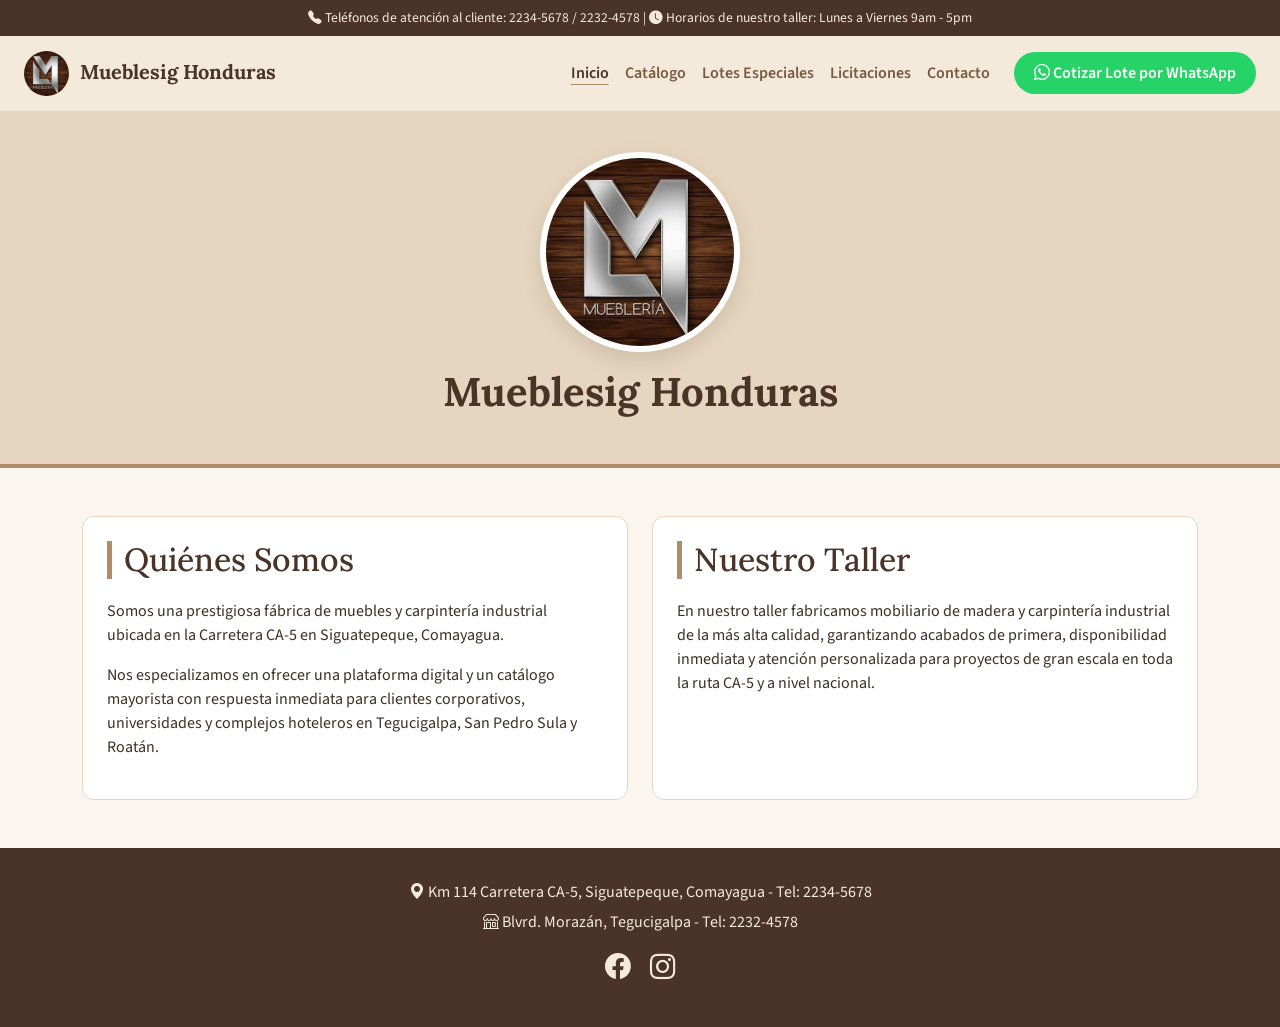
<file: index.html>
<!DOCTYPE html>
<html lang="es">
<head>
    <meta charset="UTF-8">
    <meta name="viewport" content="width=device-width, initial-scale=1.0">
    <title>Mueblesig Honduras</title>
    <link rel="preconnect" href="https://fonts.googleapis.com">
    <link href="https://fonts.googleapis.com/css2?family=Lora:wght@600;700&family=Source+Sans+3:wght@400;600;700&display=swap" rel="stylesheet">
    <link href="https://cdn.jsdelivr.net/npm/bootstrap@5.3.3/dist/css/bootstrap.min.css" rel="stylesheet">
    <link href="https://cdn.jsdelivr.net/npm/bootstrap-icons@1.11.3/font/bootstrap-icons.min.css" rel="stylesheet">
    <link href="css/estilos.css" rel="stylesheet">
</head>
<body>
    <header>
        <p class="barra-superior"><i class="bi bi-telephone-fill"></i> Teléfonos de atención al cliente: 2234-5678 / 2232-4578 | <i class="bi bi-clock-fill"></i> Horarios de nuestro taller: Lunes a Viernes 9am - 5pm</p>

        <nav class="navbar navbar-expand-lg menu-principal">
            <a class="navbar-brand" href="index.html"><img src="img/logo.jfif" alt="Logo de Mueblesig Honduras" width="45" height="45"> Mueblesig Honduras</a>
            <button class="navbar-toggler" type="button" data-bs-toggle="collapse" data-bs-target="#menu" aria-controls="menu" aria-expanded="false" aria-label="Abrir menú">
                <span class="navbar-toggler-icon"></span>
            </button>
            <div class="collapse navbar-collapse" id="menu">
                <ul class="navbar-nav ms-auto">
                    <li class="nav-item"><a class="nav-link active" href="index.html">Inicio</a></li>
                    <li class="nav-item"><a class="nav-link" href="Catalogo.html">Catálogo</a></li>
                    <li class="nav-item"><a class="nav-link" href="LotesEspeciales.html">Lotes Especiales</a></li>
                    <li class="nav-item"><a class="nav-link" href="Licitaciones.html">Licitaciones</a></li>
                    <li class="nav-item"><a class="nav-link" href="Contacto.html">Contacto</a></li>
                </ul>
                <a href="https://wa.me/50422345678" class="btn btn-whatsapp ms-lg-3"><i class="bi bi-whatsapp"></i> Cotizar Lote por WhatsApp</a>
            </div>
        </nav>

        <figure class="logo-portada">
            <img src="img/logo.jfif" alt="Imagen del logo de nuestra Fábrica de muebles" width="200" height="200">
        </figure>

        <h1 class="titulo-pagina portada">Mueblesig Honduras</h1>
    </header>

    <main class="container py-5 grid-dos">
        <section class="caja-blanca p-4">
            <h2 class="titulo-seccion">Quiénes Somos</h2>
            <p>Somos una prestigiosa fábrica de muebles y carpintería industrial ubicada en la Carretera CA-5 en Siguatepeque, Comayagua.</p>
            <p>Nos especializamos en ofrecer una plataforma digital y un catálogo mayorista con respuesta inmediata para clientes corporativos, universidades y complejos hoteleros en Tegucigalpa, San Pedro Sula y Roatán.</p>
        </section>

        <section class="caja-blanca p-4">
            <h2 class="titulo-seccion">Nuestro Taller</h2>
            <p>En nuestro taller fabricamos mobiliario de madera y carpintería industrial de la más alta calidad, garantizando acabados de primera, disponibilidad inmediata y atención personalizada para proyectos de gran escala en toda la ruta CA-5 y a nivel nacional.</p>
        </section>
    </main>

    <footer class="pie-pagina">
        <p><i class="bi bi-geo-alt-fill"></i> Km 114 Carretera CA-5, Siguatepeque, Comayagua - Tel: 2234-5678</p>
        <p><i class="bi bi-shop"></i> Blvrd. Morazán, Tegucigalpa - Tel: 2232-4578</p>
        <a href="https://facebook.com" class="red-social" aria-label="Facebook"><i class="bi bi-facebook"></i></a>
        <a href="https://instagram.com" class="red-social" aria-label="Instagram"><i class="bi bi-instagram"></i></a>
    </footer>

    <script src="https://cdn.jsdelivr.net/npm/bootstrap@5.3.3/dist/js/bootstrap.bundle.min.js"></script>
</body>
</html>
</file>
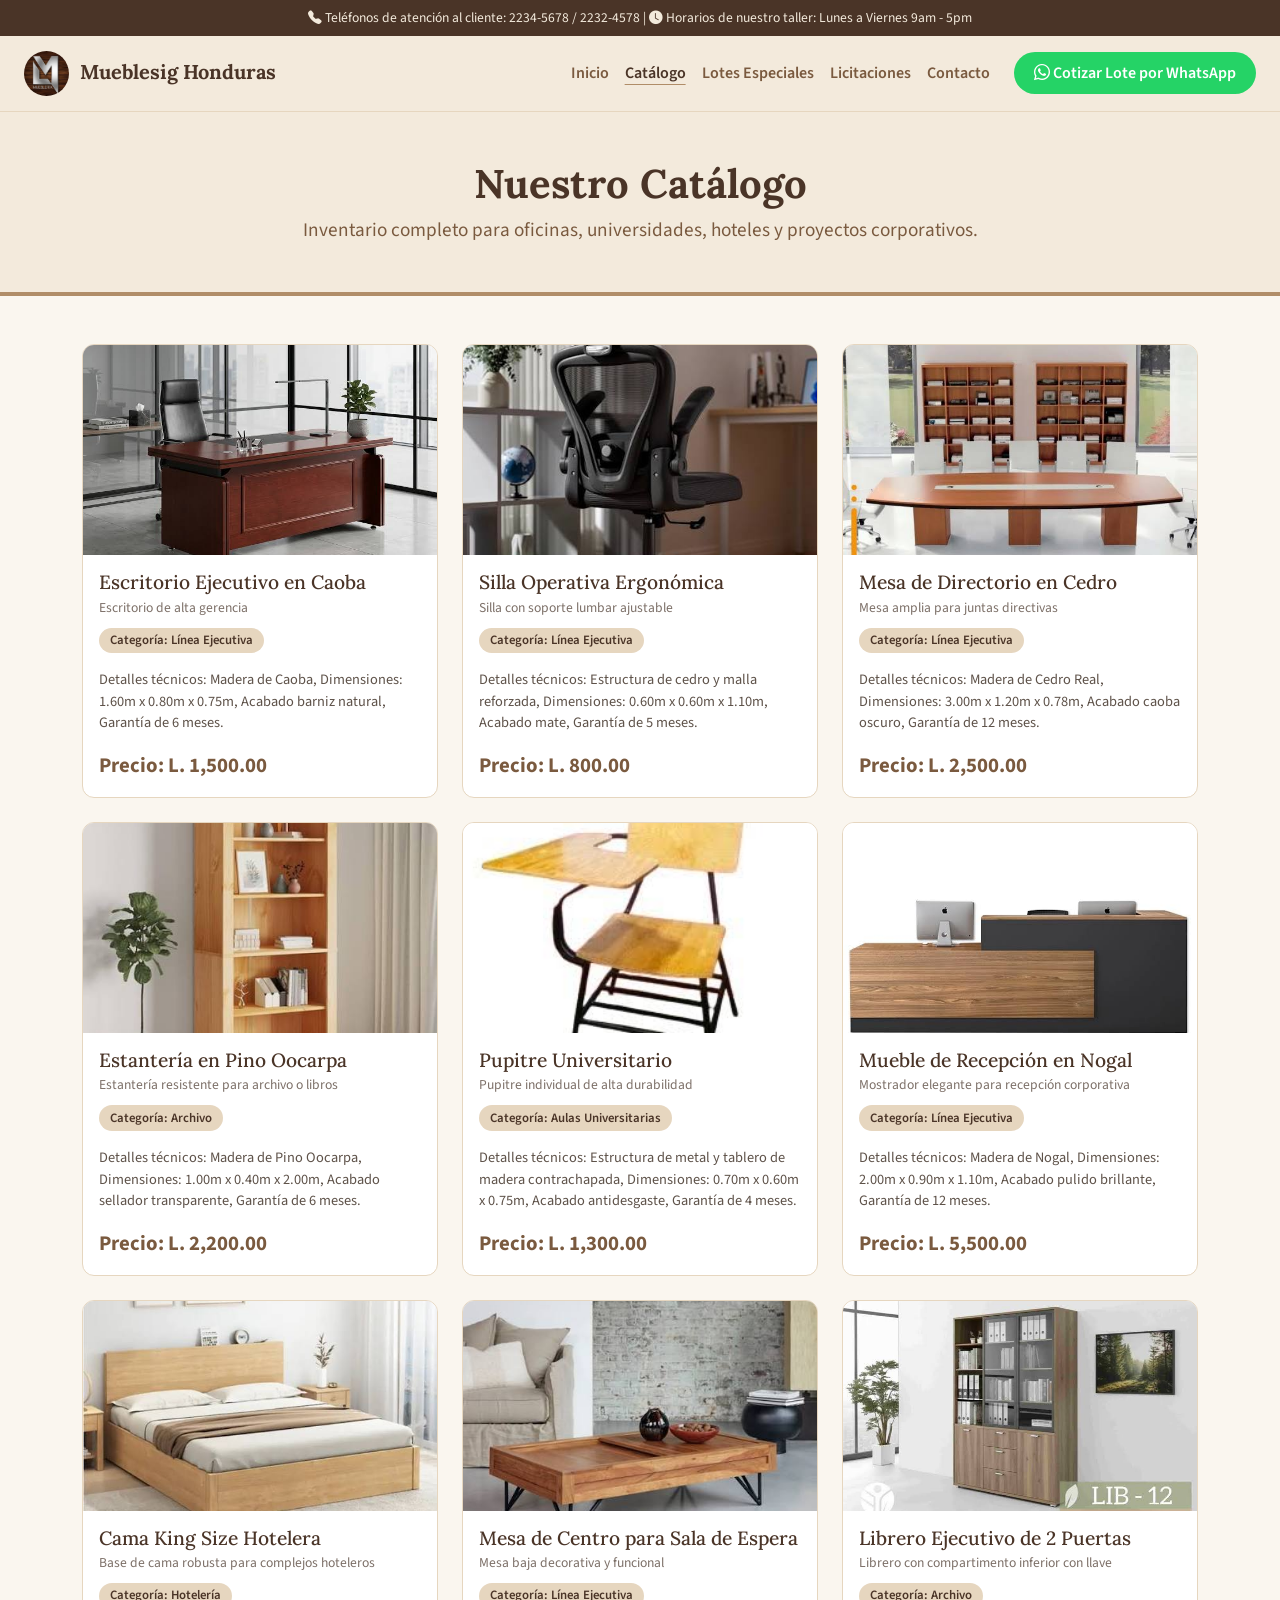
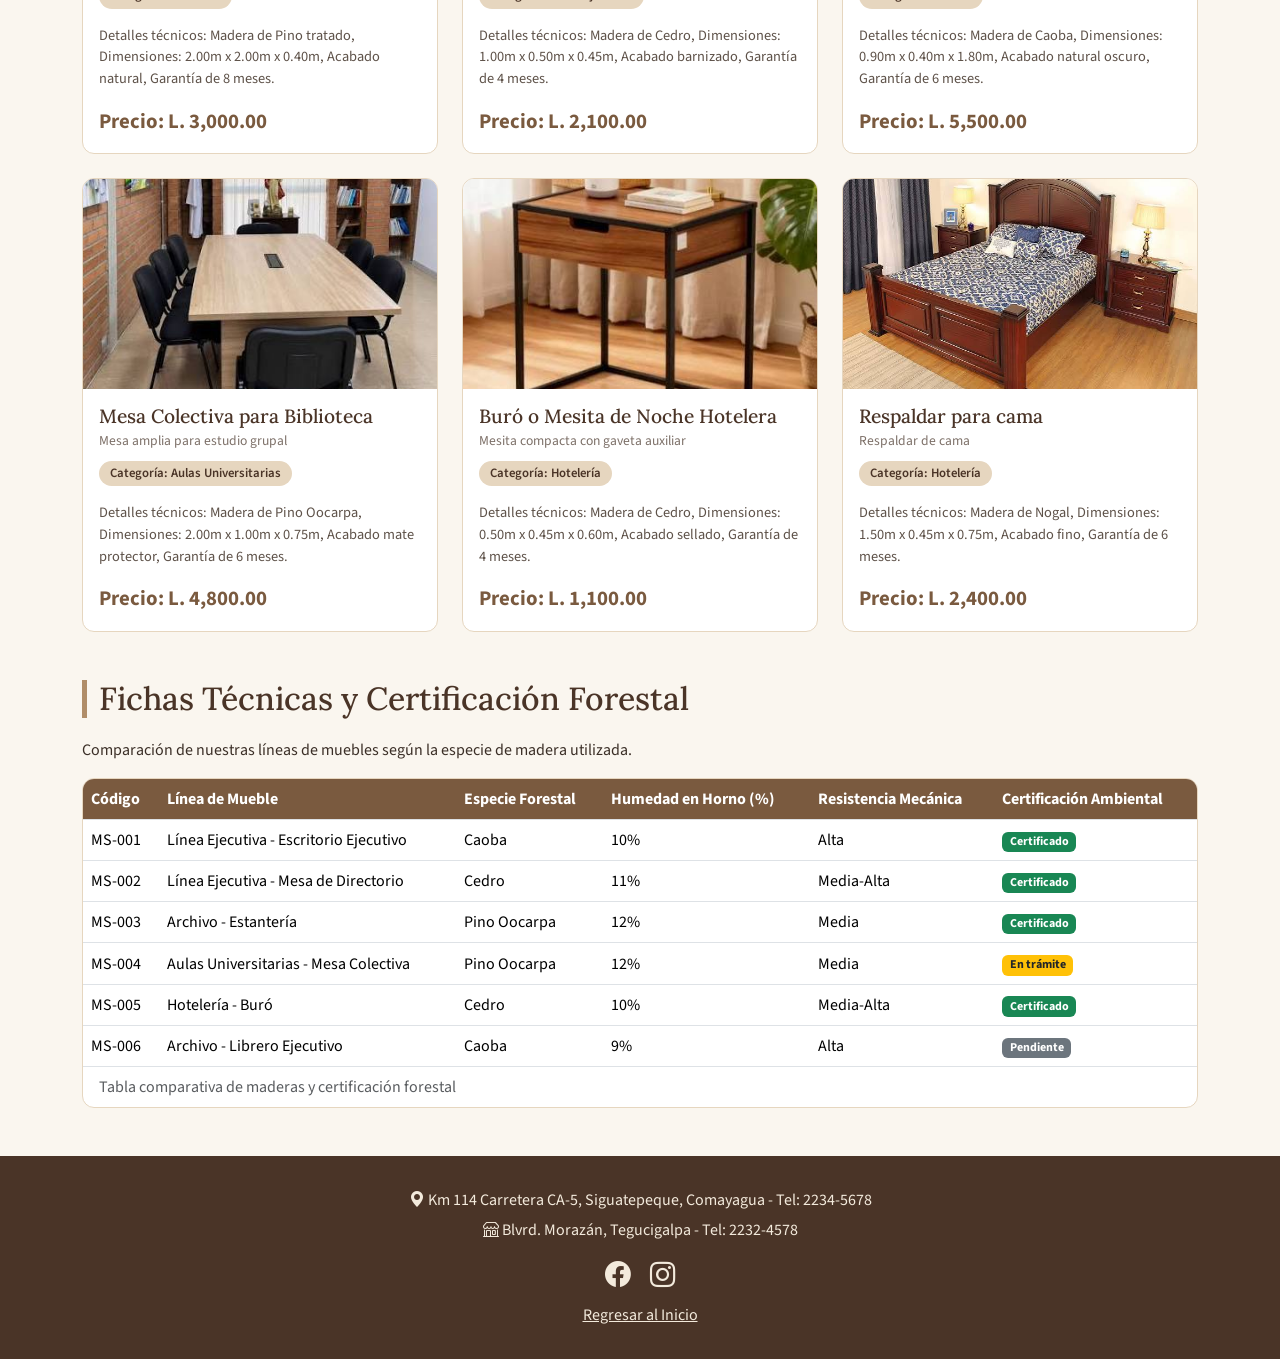
<file: Catalogo.html>
<!DOCTYPE html>
<html lang="es">
<head>
    <meta charset="UTF-8">
    <meta name="viewport" content="width=device-width, initial-scale=1.0">
    <title>Catálogo - Mueblesig Honduras</title>
    <link rel="preconnect" href="https://fonts.googleapis.com">
    <link href="https://fonts.googleapis.com/css2?family=Lora:wght@600;700&family=Source+Sans+3:wght@400;600;700&display=swap" rel="stylesheet">
    <link href="https://cdn.jsdelivr.net/npm/bootstrap@5.3.3/dist/css/bootstrap.min.css" rel="stylesheet">
    <link href="https://cdn.jsdelivr.net/npm/bootstrap-icons@1.11.3/font/bootstrap-icons.min.css" rel="stylesheet">
    <link href="css/estilos.css" rel="stylesheet">
</head>
<body>
    <header>
        <p class="barra-superior"><i class="bi bi-telephone-fill"></i> Teléfonos de atención al cliente: 2234-5678 / 2232-4578 | <i class="bi bi-clock-fill"></i> Horarios de nuestro taller: Lunes a Viernes 9am - 5pm</p>

        <nav class="navbar navbar-expand-lg menu-principal">
            <a class="navbar-brand" href="index.html"><img src="img/logo.jfif" alt="Logo de Mueblesig Honduras" width="45" height="45"> Mueblesig Honduras</a>
            <button class="navbar-toggler" type="button" data-bs-toggle="collapse" data-bs-target="#menu" aria-controls="menu" aria-expanded="false" aria-label="Abrir menú">
                <span class="navbar-toggler-icon"></span>
            </button>
            <div class="collapse navbar-collapse" id="menu">
                <ul class="navbar-nav ms-auto">
                    <li class="nav-item"><a class="nav-link" href="index.html">Inicio</a></li>
                    <li class="nav-item"><a class="nav-link active" href="Catalogo.html">Catálogo</a></li>
                    <li class="nav-item"><a class="nav-link" href="LotesEspeciales.html">Lotes Especiales</a></li>
                    <li class="nav-item"><a class="nav-link" href="Licitaciones.html">Licitaciones</a></li>
                    <li class="nav-item"><a class="nav-link" href="Contacto.html">Contacto</a></li>
                </ul>
                <a href="https://wa.me/50422345678" class="btn btn-whatsapp ms-lg-3"><i class="bi bi-whatsapp"></i> Cotizar Lote por WhatsApp</a>
            </div>
        </nav>

        <h1 class="titulo-pagina">Nuestro Catálogo</h1>
        <p class="subtitulo-pagina">Inventario completo para oficinas, universidades, hoteles y proyectos corporativos.</p>
    </header>

    <main class="container py-5">
        <section id="Productos" class="grid-productos">
            <article id="001" class="card tarjeta">
                <h2>Escritorio Ejecutivo en Caoba</h2>
                <figure>
                    <img src="img/escritorio.jfif" alt="Escritorio Ejecutivo en Caoba" width="200" height="200">
                    <figcaption>Escritorio de alta gerencia</figcaption>
                </figure>
                <p class="categoria">Categoría: Línea Ejecutiva</p>
                <p class="precio">Precio: L. 1,500.00</p>
                <p class="detalles">Detalles técnicos: Madera de Caoba, Dimensiones: 1.60m x 0.80m x 0.75m, Acabado barniz natural, Garantía de 6 meses.</p>
            </article>

            <article id="002" class="card tarjeta">
                <h2>Silla Operativa Ergonómica</h2>
                <figure>
                    <img src="img/silla.cedro.jfif" alt="Silla Operativa Ergonómica" width="200" height="200">
                    <figcaption>Silla con soporte lumbar ajustable</figcaption>
                </figure>
                <p class="categoria">Categoría: Línea Ejecutiva</p>
                <p class="precio">Precio: L. 800.00</p>
                <p class="detalles">Detalles técnicos: Estructura de cedro y malla reforzada, Dimensiones: 0.60m x 0.60m x 1.10m, Acabado mate, Garantía de 5 meses.</p>
            </article>

            <article id="003" class="card tarjeta">
                <h2>Mesa de Directorio en Cedro</h2>
                <figure>
                    <img src="img/mesareu.jfif" alt="Mesa de Directorio en Cedro" width="200" height="200">
                    <figcaption>Mesa amplia para juntas directivas</figcaption>
                </figure>
                <p class="categoria">Categoría: Línea Ejecutiva</p>
                <p class="precio">Precio: L. 2,500.00</p>
                <p class="detalles">Detalles técnicos: Madera de Cedro Real, Dimensiones: 3.00m x 1.20m x 0.78m, Acabado caoba oscuro, Garantía de 12 meses.</p>
            </article>

            <article id="004" class="card tarjeta">
                <h2>Estantería en Pino Oocarpa</h2>
                <figure>
                    <img src="img/estanteria.jfif" alt="Estantería en Pino Oocarpa" width="200" height="200">
                    <figcaption>Estantería resistente para archivo o libros</figcaption>
                </figure>
                <p class="categoria">Categoría: Archivo</p>
                <p class="precio">Precio: L. 2,200.00</p>
                <p class="detalles">Detalles técnicos: Madera de Pino Oocarpa, Dimensiones: 1.00m x 0.40m x 2.00m, Acabado sellador transparente, Garantía de 6 meses.</p>
            </article>

            <article id="005" class="card tarjeta">
                <h2>Pupitre Universitario</h2>
                <figure>
                    <img src="img/pupitre.jfif" alt="Pupitre Universitario" width="200" height="200">
                    <figcaption>Pupitre individual de alta durabilidad</figcaption>
                </figure>
                <p class="categoria">Categoría: Aulas Universitarias</p>
                <p class="precio">Precio: L. 1,300.00</p>
                <p class="detalles">Detalles técnicos: Estructura de metal y tablero de madera contrachapada, Dimensiones: 0.70m x 0.60m x 0.75m, Acabado antidesgaste, Garantía de 4 meses.</p>
            </article>

            <article id="006" class="card tarjeta">
                <h2>Mueble de Recepción en Nogal</h2>
                <figure>
                    <img src="img/recepcion.jfif" alt="Mueble de Recepción en Nogal" width="200" height="200">
                    <figcaption>Mostrador elegante para recepción corporativa</figcaption>
                </figure>
                <p class="categoria">Categoría: Línea Ejecutiva</p>
                <p class="precio">Precio: L. 5,500.00</p>
                <p class="detalles">Detalles técnicos: Madera de Nogal, Dimensiones: 2.00m x 0.90m x 1.10m, Acabado pulido brillante, Garantía de 12 meses.</p>
            </article>

            <article id="007" class="card tarjeta">
                <h2>Cama King Size Hotelera</h2>
                <figure>
                    <img src="img/base.jfif" alt="Cama King Size Hotelera" width="200" height="200">
                    <figcaption>Base de cama robusta para complejos hoteleros</figcaption>
                </figure>
                <p class="categoria">Categoría: Hotelería</p>
                <p class="precio">Precio: L. 3,000.00</p>
                <p class="detalles">Detalles técnicos: Madera de Pino tratado, Dimensiones: 2.00m x 2.00m x 0.40m, Acabado natural, Garantía de 8 meses.</p>
            </article>

            <article id="008" class="card tarjeta">
                <h2>Mesa de Centro para Sala de Espera</h2>
                <figure>
                    <img src="img/mesacentro.jfif" alt="Mesa de Centro" width="200" height="200">
                    <figcaption>Mesa baja decorativa y funcional</figcaption>
                </figure>
                <p class="categoria">Categoría: Línea Ejecutiva</p>
                <p class="precio">Precio: L. 2,100.00</p>
                <p class="detalles">Detalles técnicos: Madera de Cedro, Dimensiones: 1.00m x 0.50m x 0.45m, Acabado barnizado, Garantía de 4 meses.</p>
            </article>

            <article id="009" class="card tarjeta">
                <h2>Librero Ejecutivo de 2 Puertas</h2>
                <figure>
                    <img src="img/librero.jfif" alt="Librero Ejecutivo" width="200" height="200">
                    <figcaption>Librero con compartimento inferior con llave</figcaption>
                </figure>
                <p class="categoria">Categoría: Archivo</p>
                <p class="precio">Precio: L. 5,500.00</p>
                <p class="detalles">Detalles técnicos: Madera de Caoba, Dimensiones: 0.90m x 0.40m x 1.80m, Acabado natural oscuro, Garantía de 6 meses.</p>
            </article>

            <article id="010" class="card tarjeta">
                <h2>Mesa Colectiva para Biblioteca</h2>
                <figure>
                    <img src="img/mesaamplia.jfif" alt="Mesa Colectiva" width="200" height="200">
                    <figcaption>Mesa amplia para estudio grupal</figcaption>
                </figure>
                <p class="categoria">Categoría: Aulas Universitarias</p>
                <p class="precio">Precio: L. 4,800.00</p>
                <p class="detalles">Detalles técnicos: Madera de Pino Oocarpa, Dimensiones: 2.00m x 1.00m x 0.75m, Acabado mate protector, Garantía de 6 meses.</p>
            </article>

            <article id="011" class="card tarjeta">
                <h2>Buró o Mesita de Noche Hotelera</h2>
                <figure>
                    <img src="img/buro.jfif" alt="Buró Hotelero" width="200" height="200">
                    <figcaption>Mesita compacta con gaveta auxiliar</figcaption>
                </figure>
                <p class="categoria">Categoría: Hotelería</p>
                <p class="precio">Precio: L. 1,100.00</p>
                <p class="detalles">Detalles técnicos: Madera de Cedro, Dimensiones: 0.50m x 0.45m x 0.60m, Acabado sellado, Garantía de 4 meses.</p>
            </article>

            <article id="012" class="card tarjeta">
                <h2>Respaldar para cama</h2>
                <figure>
                    <img src="img/respaldar.jfif" alt="Respaldar para cama" width="200" height="200">
                    <figcaption>Respaldar de cama</figcaption>
                </figure>
                <p class="categoria">Categoría: Hotelería</p>
                <p class="precio">Precio: L. 2,400.00</p>
                <p class="detalles">Detalles técnicos: Madera de Nogal, Dimensiones: 1.50m x 0.45m x 0.75m, Acabado fino, Garantía de 6 meses.</p>
            </article>
        </section>

        <section id="FichasTecnicas" class="mt-5">
            <h2 class="titulo-seccion">Fichas Técnicas y Certificación Forestal</h2>
            <p>Comparación de nuestras líneas de muebles según la especie de madera utilizada.</p>

            <div id="contenedorTabla" class="table-responsive caja-blanca">
                <table class="table table-hover align-middle mb-0 tabla-fichas">
                    <caption class="px-3">Tabla comparativa de maderas y certificación forestal</caption>
                    <thead>
                        <tr>
                            <th>Código</th>
                            <th>Línea de Mueble</th>
                            <th>Especie Forestal</th>
                            <th>Humedad en Horno (%)</th>
                            <th>Resistencia Mecánica</th>
                            <th>Certificación Ambiental</th>
                        </tr>
                    </thead>
                    <tbody>
                        <tr>
                            <td>MS-001</td>
                            <td>Línea Ejecutiva - Escritorio Ejecutivo</td>
                            <td>Caoba</td>
                            <td>10%</td>
                            <td>Alta</td>
                            <td><span class="badge bg-success">Certificado</span></td>
                        </tr>
                        <tr>
                            <td>MS-002</td>
                            <td>Línea Ejecutiva - Mesa de Directorio</td>
                            <td>Cedro</td>
                            <td>11%</td>
                            <td>Media-Alta</td>
                            <td><span class="badge bg-success">Certificado</span></td>
                        </tr>
                        <tr>
                            <td>MS-003</td>
                            <td>Archivo - Estantería</td>
                            <td>Pino Oocarpa</td>
                            <td>12%</td>
                            <td>Media</td>
                            <td><span class="badge bg-success">Certificado</span></td>
                        </tr>
                        <tr>
                            <td>MS-004</td>
                            <td>Aulas Universitarias - Mesa Colectiva</td>
                            <td>Pino Oocarpa</td>
                            <td>12%</td>
                            <td>Media</td>
                            <td><span class="badge bg-warning text-dark">En trámite</span></td>
                        </tr>
                        <tr>
                            <td>MS-005</td>
                            <td>Hotelería - Buró</td>
                            <td>Cedro</td>
                            <td>10%</td>
                            <td>Media-Alta</td>
                            <td><span class="badge bg-success">Certificado</span></td>
                        </tr>
                        <tr>
                            <td>MS-006</td>
                            <td>Archivo - Librero Ejecutivo</td>
                            <td>Caoba</td>
                            <td>9%</td>
                            <td>Alta</td>
                            <td><span class="badge bg-secondary">Pendiente</span></td>
                        </tr>
                    </tbody>
                </table>
            </div>
        </section>
    </main>

    <footer class="pie-pagina">
        <p><i class="bi bi-geo-alt-fill"></i> Km 114 Carretera CA-5, Siguatepeque, Comayagua - Tel: 2234-5678</p>
        <p><i class="bi bi-shop"></i> Blvrd. Morazán, Tegucigalpa - Tel: 2232-4578</p>
        <a href="https://facebook.com" class="red-social" aria-label="Facebook"><i class="bi bi-facebook"></i></a>
        <a href="https://instagram.com" class="red-social" aria-label="Instagram"><i class="bi bi-instagram"></i></a>
        <br>
        <a href="index.html">Regresar al Inicio</a>
    </footer>

    <script src="https://cdn.jsdelivr.net/npm/bootstrap@5.3.3/dist/js/bootstrap.bundle.min.js"></script>
</body>
</html>
</file>
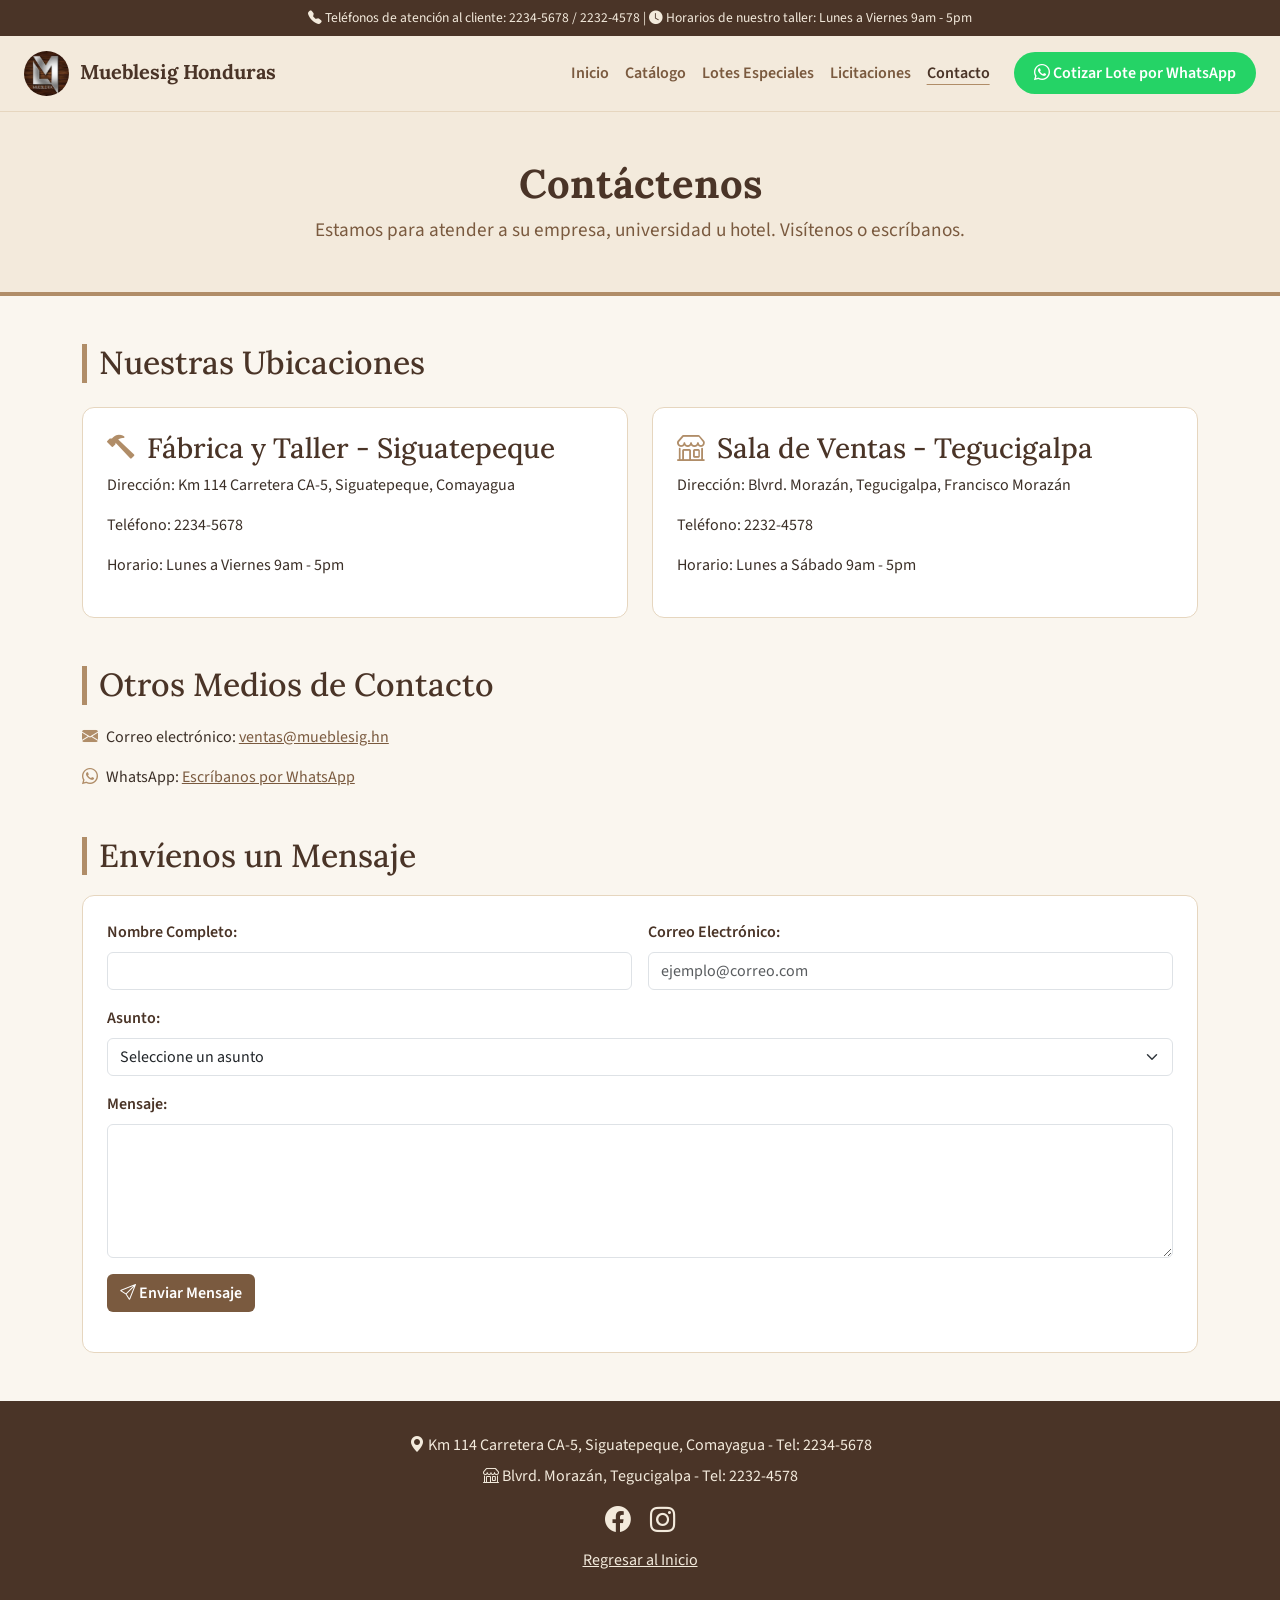
<file: Contacto.html>
<!DOCTYPE html>
<html lang="es">
<head>
    <meta charset="UTF-8">
    <meta name="viewport" content="width=device-width, initial-scale=1.0">
    <title>Contacto - Mueblesig Honduras</title>
    <link rel="preconnect" href="https://fonts.googleapis.com">
    <link href="https://fonts.googleapis.com/css2?family=Lora:wght@600;700&family=Source+Sans+3:wght@400;600;700&display=swap" rel="stylesheet">
    <link href="https://cdn.jsdelivr.net/npm/bootstrap@5.3.3/dist/css/bootstrap.min.css" rel="stylesheet">
    <link href="https://cdn.jsdelivr.net/npm/bootstrap-icons@1.11.3/font/bootstrap-icons.min.css" rel="stylesheet">
    <link href="css/estilos.css" rel="stylesheet">
</head>
<body>
    <header>
        <p class="barra-superior"><i class="bi bi-telephone-fill"></i> Teléfonos de atención al cliente: 2234-5678 / 2232-4578 | <i class="bi bi-clock-fill"></i> Horarios de nuestro taller: Lunes a Viernes 9am - 5pm</p>

        <nav class="navbar navbar-expand-lg menu-principal">
            <a class="navbar-brand" href="index.html"><img src="img/logo.jfif" alt="Logo de Mueblesig Honduras" width="45" height="45"> Mueblesig Honduras</a>
            <button class="navbar-toggler" type="button" data-bs-toggle="collapse" data-bs-target="#menu" aria-controls="menu" aria-expanded="false" aria-label="Abrir menú">
                <span class="navbar-toggler-icon"></span>
            </button>
            <div class="collapse navbar-collapse" id="menu">
                <ul class="navbar-nav ms-auto">
                    <li class="nav-item"><a class="nav-link" href="index.html">Inicio</a></li>
                    <li class="nav-item"><a class="nav-link" href="Catalogo.html">Catálogo</a></li>
                    <li class="nav-item"><a class="nav-link" href="LotesEspeciales.html">Lotes Especiales</a></li>
                    <li class="nav-item"><a class="nav-link" href="Licitaciones.html">Licitaciones</a></li>
                    <li class="nav-item"><a class="nav-link active" href="Contacto.html">Contacto</a></li>
                </ul>
                <a href="https://wa.me/50422345678" class="btn btn-whatsapp ms-lg-3"><i class="bi bi-whatsapp"></i> Cotizar Lote por WhatsApp</a>
            </div>
        </nav>

        <h1 class="titulo-pagina">Contáctenos</h1>
        <p class="subtitulo-pagina">Estamos para atender a su empresa, universidad u hotel. Visítenos o escríbanos.</p>
    </header>

    <main class="container py-5">
        <section id="Ubicaciones" class="grid-dos">
            <h2 class="titulo-seccion">Nuestras Ubicaciones</h2>

            <article class="caja-blanca p-4">
                <h3><i class="bi bi-hammer icono-contacto"></i> Fábrica y Taller - Siguatepeque</h3>
                <p>Dirección: Km 114 Carretera CA-5, Siguatepeque, Comayagua</p>
                <p>Teléfono: 2234-5678</p>
                <p>Horario: Lunes a Viernes 9am - 5pm</p>
            </article>

            <article class="caja-blanca p-4">
                <h3><i class="bi bi-shop icono-contacto"></i> Sala de Ventas - Tegucigalpa</h3>
                <p>Dirección: Blvrd. Morazán, Tegucigalpa, Francisco Morazán</p>
                <p>Teléfono: 2232-4578</p>
                <p>Horario: Lunes a Sábado 9am - 5pm</p>
            </article>
        </section>

        <section id="OtrosMedios" class="mt-5">
            <h2 class="titulo-seccion">Otros Medios de Contacto</h2>
            <p><i class="bi bi-envelope-fill icono-contacto"></i> Correo electrónico: <a href="mailto:ventas@mueblesig.hn">ventas@mueblesig.hn</a></p>
            <p><i class="bi bi-whatsapp icono-contacto"></i> WhatsApp: <a href="https://wa.me/50422345678">Escríbanos por WhatsApp</a></p>
        </section>

        <section id="Mensaje" class="mt-5">
            <h2 class="titulo-seccion">Envíenos un Mensaje</h2>
            <form class="caja-blanca p-4 form-grid" action="https://mueblesig.hn/api/Contacto" method="POST" enctype="multipart/form-data">
                <p>
                    <label for="nombreContacto" class="form-label">Nombre Completo:</label>
                    <input type="text" id="nombreContacto" name="nombre" class="form-control" required>
                </p>

                <p>
                    <label for="correoContacto" class="form-label">Correo Electrónico:</label>
                    <input type="email" id="correoContacto" name="correo" placeholder="ejemplo@correo.com" class="form-control" required>
                </p>

                <p class="completo">
                    <label for="asunto" class="form-label">Asunto:</label>
                    <select id="asunto" name="asunto" class="form-select" required>
                        <option value="">Seleccione un asunto</option>
                        <option value="informacion">Información de productos</option>
                        <option value="pedido">Estado de un pedido</option>
                        <option value="garantia">Garantía</option>
                        <option value="otro">Otro</option>
                    </select>
                </p>

                <p class="completo">
                    <label for="mensaje" class="form-label">Mensaje:</label>
                    <textarea id="mensaje" name="mensaje" rows="5" class="form-control" required></textarea>
                </p>

                <p class="completo">
                    <button type="submit" class="btn btn-cafe"><i class="bi bi-send"></i> Enviar Mensaje</button>
                </p>
            </form>
        </section>
    </main>

    <footer class="pie-pagina">
        <p><i class="bi bi-geo-alt-fill"></i> Km 114 Carretera CA-5, Siguatepeque, Comayagua - Tel: 2234-5678</p>
        <p><i class="bi bi-shop"></i> Blvrd. Morazán, Tegucigalpa - Tel: 2232-4578</p>
        <a href="https://facebook.com" class="red-social" aria-label="Facebook"><i class="bi bi-facebook"></i></a>
        <a href="https://instagram.com" class="red-social" aria-label="Instagram"><i class="bi bi-instagram"></i></a>
        <br>
        <a href="index.html">Regresar al Inicio</a>
    </footer>

    <script src="https://cdn.jsdelivr.net/npm/bootstrap@5.3.3/dist/js/bootstrap.bundle.min.js"></script>
</body>
</html>
</file>
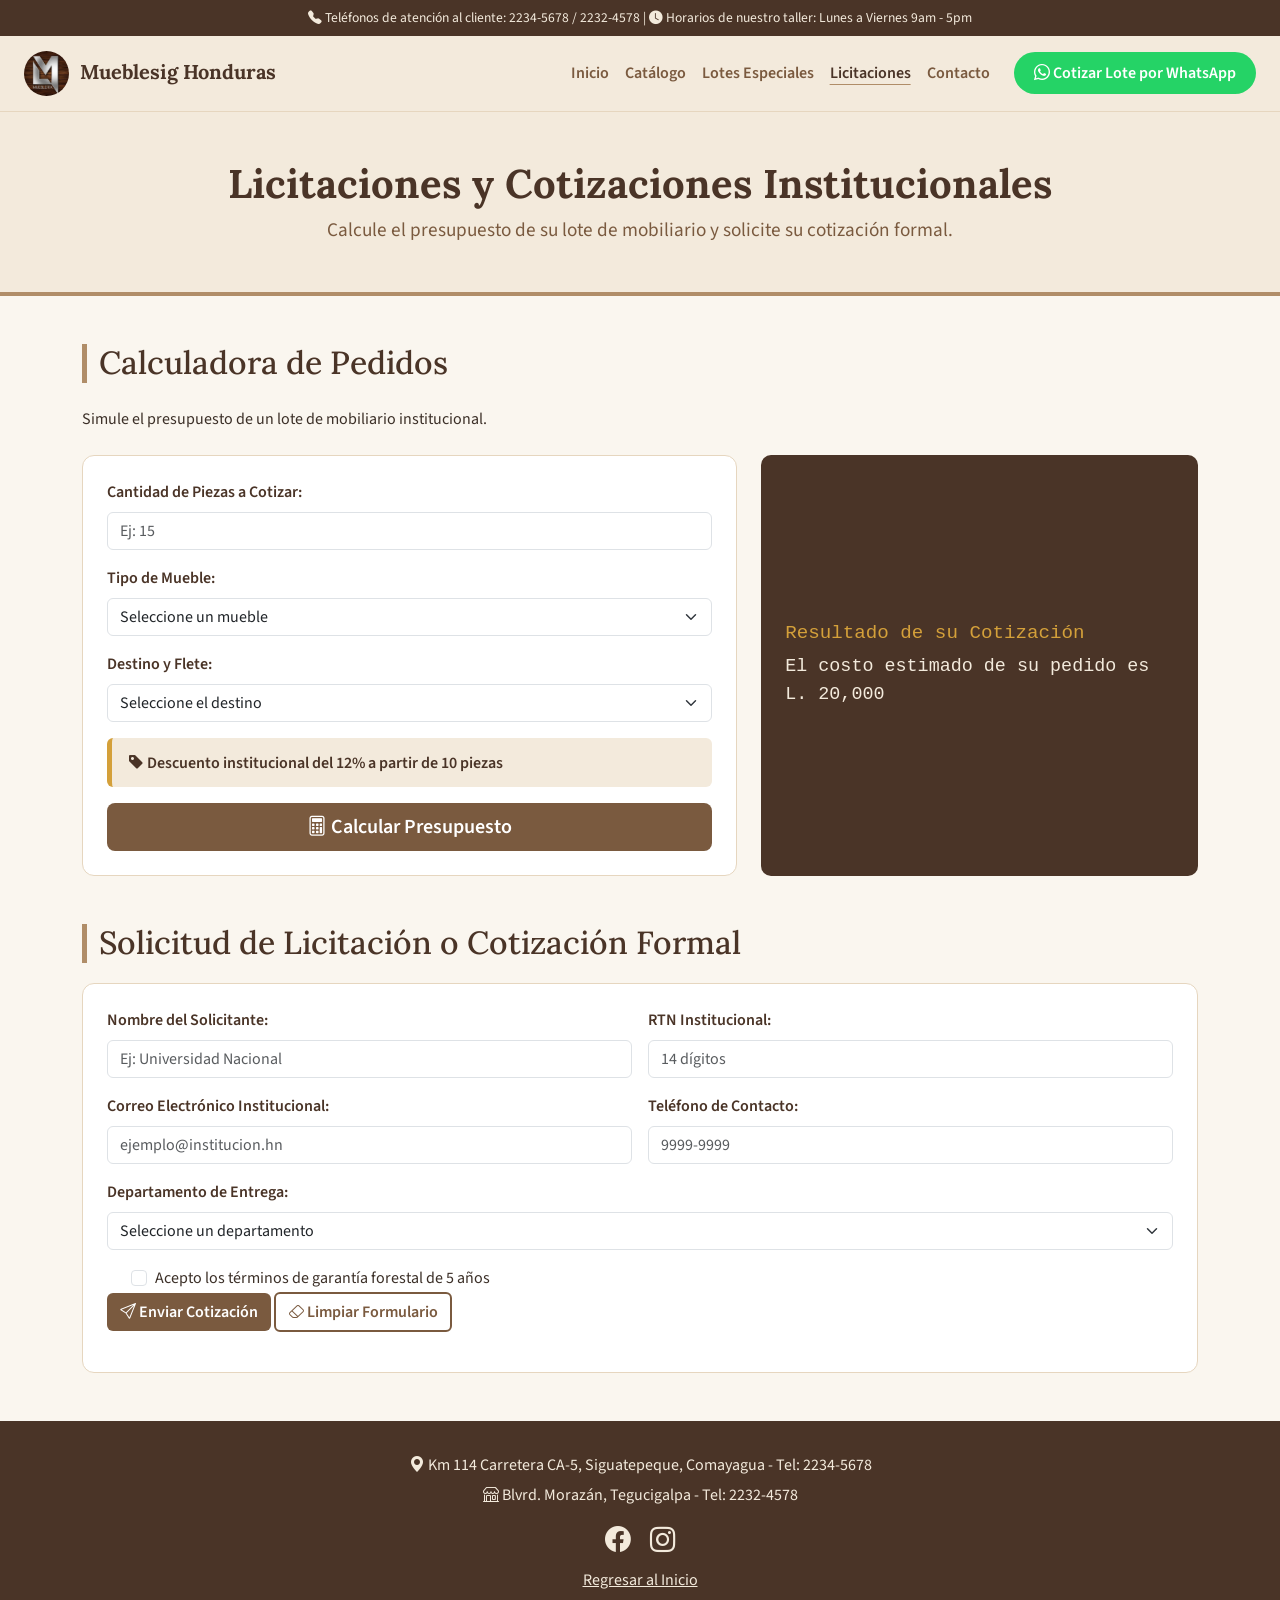
<file: Licitaciones.html>
<!DOCTYPE html>
<html lang="es">
<head>
    <meta charset="UTF-8">
    <meta name="viewport" content="width=device-width, initial-scale=1.0">
    <title>Licitaciones - Mueblesig Honduras</title>
    <link rel="preconnect" href="https://fonts.googleapis.com">
    <link href="https://fonts.googleapis.com/css2?family=Lora:wght@600;700&family=Source+Sans+3:wght@400;600;700&display=swap" rel="stylesheet">
    <link href="https://cdn.jsdelivr.net/npm/bootstrap@5.3.3/dist/css/bootstrap.min.css" rel="stylesheet">
    <link href="https://cdn.jsdelivr.net/npm/bootstrap-icons@1.11.3/font/bootstrap-icons.min.css" rel="stylesheet">
    <link href="css/estilos.css" rel="stylesheet">
</head>
<body>
    <header>
        <p class="barra-superior"><i class="bi bi-telephone-fill"></i> Teléfonos de atención al cliente: 2234-5678 / 2232-4578 | <i class="bi bi-clock-fill"></i> Horarios de nuestro taller: Lunes a Viernes 9am - 5pm</p>

        <nav class="navbar navbar-expand-lg menu-principal">
            <a class="navbar-brand" href="index.html"><img src="img/logo.jfif" alt="Logo de Mueblesig Honduras" width="45" height="45"> Mueblesig Honduras</a>
            <button class="navbar-toggler" type="button" data-bs-toggle="collapse" data-bs-target="#menu" aria-controls="menu" aria-expanded="false" aria-label="Abrir menú">
                <span class="navbar-toggler-icon"></span>
            </button>
            <div class="collapse navbar-collapse" id="menu">
                <ul class="navbar-nav ms-auto">
                    <li class="nav-item"><a class="nav-link" href="index.html">Inicio</a></li>
                    <li class="nav-item"><a class="nav-link" href="Catalogo.html">Catálogo</a></li>
                    <li class="nav-item"><a class="nav-link" href="LotesEspeciales.html">Lotes Especiales</a></li>
                    <li class="nav-item"><a class="nav-link active" href="Licitaciones.html">Licitaciones</a></li>
                    <li class="nav-item"><a class="nav-link" href="Contacto.html">Contacto</a></li>
                </ul>
                <a href="https://wa.me/50422345678" class="btn btn-whatsapp ms-lg-3"><i class="bi bi-whatsapp"></i> Cotizar Lote por WhatsApp</a>
            </div>
        </nav>

        <h1 class="titulo-pagina">Licitaciones y Cotizaciones Institucionales</h1>
        <p class="subtitulo-pagina">Calcule el presupuesto de su lote de mobiliario y solicite su cotización formal.</p>
    </header>

    <main class="container py-5">
        <section id="Calculadora" class="calculadora">
            <h2 class="titulo-seccion">Calculadora de Pedidos</h2>
            <p>Simule el presupuesto de un lote de mobiliario institucional.</p>
            <form class="caja-blanca p-4" action="https://calculadoradepedidos.hn/api/cotización" method="POST" enctype="multipart/form-data">
                <p>
                    <label for="cantidad" class="form-label">Cantidad de Piezas a Cotizar:</label>
                    <input type="number" id="cantidad" name="cantidad" min="1" placeholder="Ej: 15" class="form-control">
                </p>

                <p>
                    <label for="mueble" class="form-label">Tipo de Mueble:</label>
                    <select id="mueble" name="mueble" class="form-select">
                        <option value="">Seleccione un mueble</option>
                        <option value="1290">Pupitre Universitario - L. 1,300</option>
                        <option value="4800">Silla Ergonómica Operativa - L. 800</option>
                        <option value="24500">Escritorio Ejecutivo en Caoba - L. 1,500</option>
                        <option value="39900">Mesa de Directorio en Cedro - L. 2,500</option>
                    </select>
                </p>

                <p>
                    <label for="destino" class="form-label">Destino y Flete:</label>
                    <select id="destino" name="destino" class="form-select">
                        <option value="">Seleccione el destino</option>
                        <option value="300">Siguatepeque/Comayagua - Flete: L. 300</option>
                        <option value="1000">Tegucigalpa o SPS - Flete: L. 1,000</option>
                        <option value="3500">Roatán/Islas de la Bahía - Flete: L. 3,500</option>
                    </select>
                </p>

                <p class="insignia-descuento"><i class="bi bi-tag-fill"></i> Descuento institucional del 12% a partir de 10 piezas</p>

                <button type="button" class="btn btn-cafe btn-lg w-100"><i class="bi bi-calculator"></i> Calcular Presupuesto</button>
            </form>

            <div id="resultado" class="panel-resultado">
                <h3>Resultado de su Cotización</h3>
                <p>El costo estimado de su pedido es L. 20,000</p>
            </div>
        </section>

        <section id="Licitacion" class="mt-5">
            <h2 class="titulo-seccion">Solicitud de Licitación o Cotización Formal</h2>
            <form class="caja-blanca p-4 form-grid" action="https://mueblesig.hn/api/licitaciones" method="POST" enctype="multipart/form-data">
                <p>
                    <label for="nombre" class="form-label">Nombre del Solicitante:</label>
                    <input type="text" id="nombre" name="nombre" placeholder="Ej: Universidad Nacional" class="form-control" required>
                </p>

                <p>
                    <label for="rtn" class="form-label">RTN Institucional:</label>
                    <input type="text" id="rtn" name="rtn" pattern="[0-9]{14}" minlength="14" maxlength="14" placeholder="14 dígitos" title="El RTN debe tener exactamente 14 dígitos numéricos" class="form-control" required>
                </p>

                <p>
                    <label for="correo" class="form-label">Correo Electrónico Institucional:</label>
                    <input type="email" id="correo" name="correo" placeholder="ejemplo@institucion.hn" class="form-control" required>
                </p>

                <p>
                    <label for="telefono" class="form-label">Teléfono de Contacto:</label>
                    <input type="tel" id="telefono" name="telefono" pattern="[0-9]{4}-?[0-9]{4}" placeholder="9999-9999" class="form-control" required>
                </p>

                <p class="completo">
                    <label for="departamento" class="form-label">Departamento de Entrega:</label>
                    <select id="departamento" name="departamento" class="form-select" required>
                        <option value="">Seleccione un departamento</option>
                        <option value="comayagua">Comayagua</option>
                        <option value="francisco-morazan">Francisco Morazán</option>
                        <option value="cortes">Cortés</option>
                        <option value="la-paz">La Paz</option>
                        <option value="atlantida">Atlántida</option>
                        <option value="islas-bahia">Islas de la Bahía</option>
                    </select>
                </p>

                <p class="completo form-check">
                    <input type="checkbox" id="terminos" name="terminos" class="form-check-input" required>
                    <label for="terminos" class="form-check-label">Acepto los términos de garantía forestal de 5 años</label>
                </p>

                <p class="completo">
                    <button type="submit" class="btn btn-cafe"><i class="bi bi-send"></i> Enviar Cotización</button>
                    <button type="reset" class="btn btn-outline-cafe"><i class="bi bi-eraser"></i> Limpiar Formulario</button>
                </p>
            </form>
        </section>
    </main>

    <footer class="pie-pagina">
        <p><i class="bi bi-geo-alt-fill"></i> Km 114 Carretera CA-5, Siguatepeque, Comayagua - Tel: 2234-5678</p>
        <p><i class="bi bi-shop"></i> Blvrd. Morazán, Tegucigalpa - Tel: 2232-4578</p>
        <a href="https://facebook.com" class="red-social" aria-label="Facebook"><i class="bi bi-facebook"></i></a>
        <a href="https://instagram.com" class="red-social" aria-label="Instagram"><i class="bi bi-instagram"></i></a>
        <br>
        <a href="index.html">Regresar al Inicio</a>
    </footer>

    <script src="https://cdn.jsdelivr.net/npm/bootstrap@5.3.3/dist/js/bootstrap.bundle.min.js"></script>
</body>
</html>
</file>
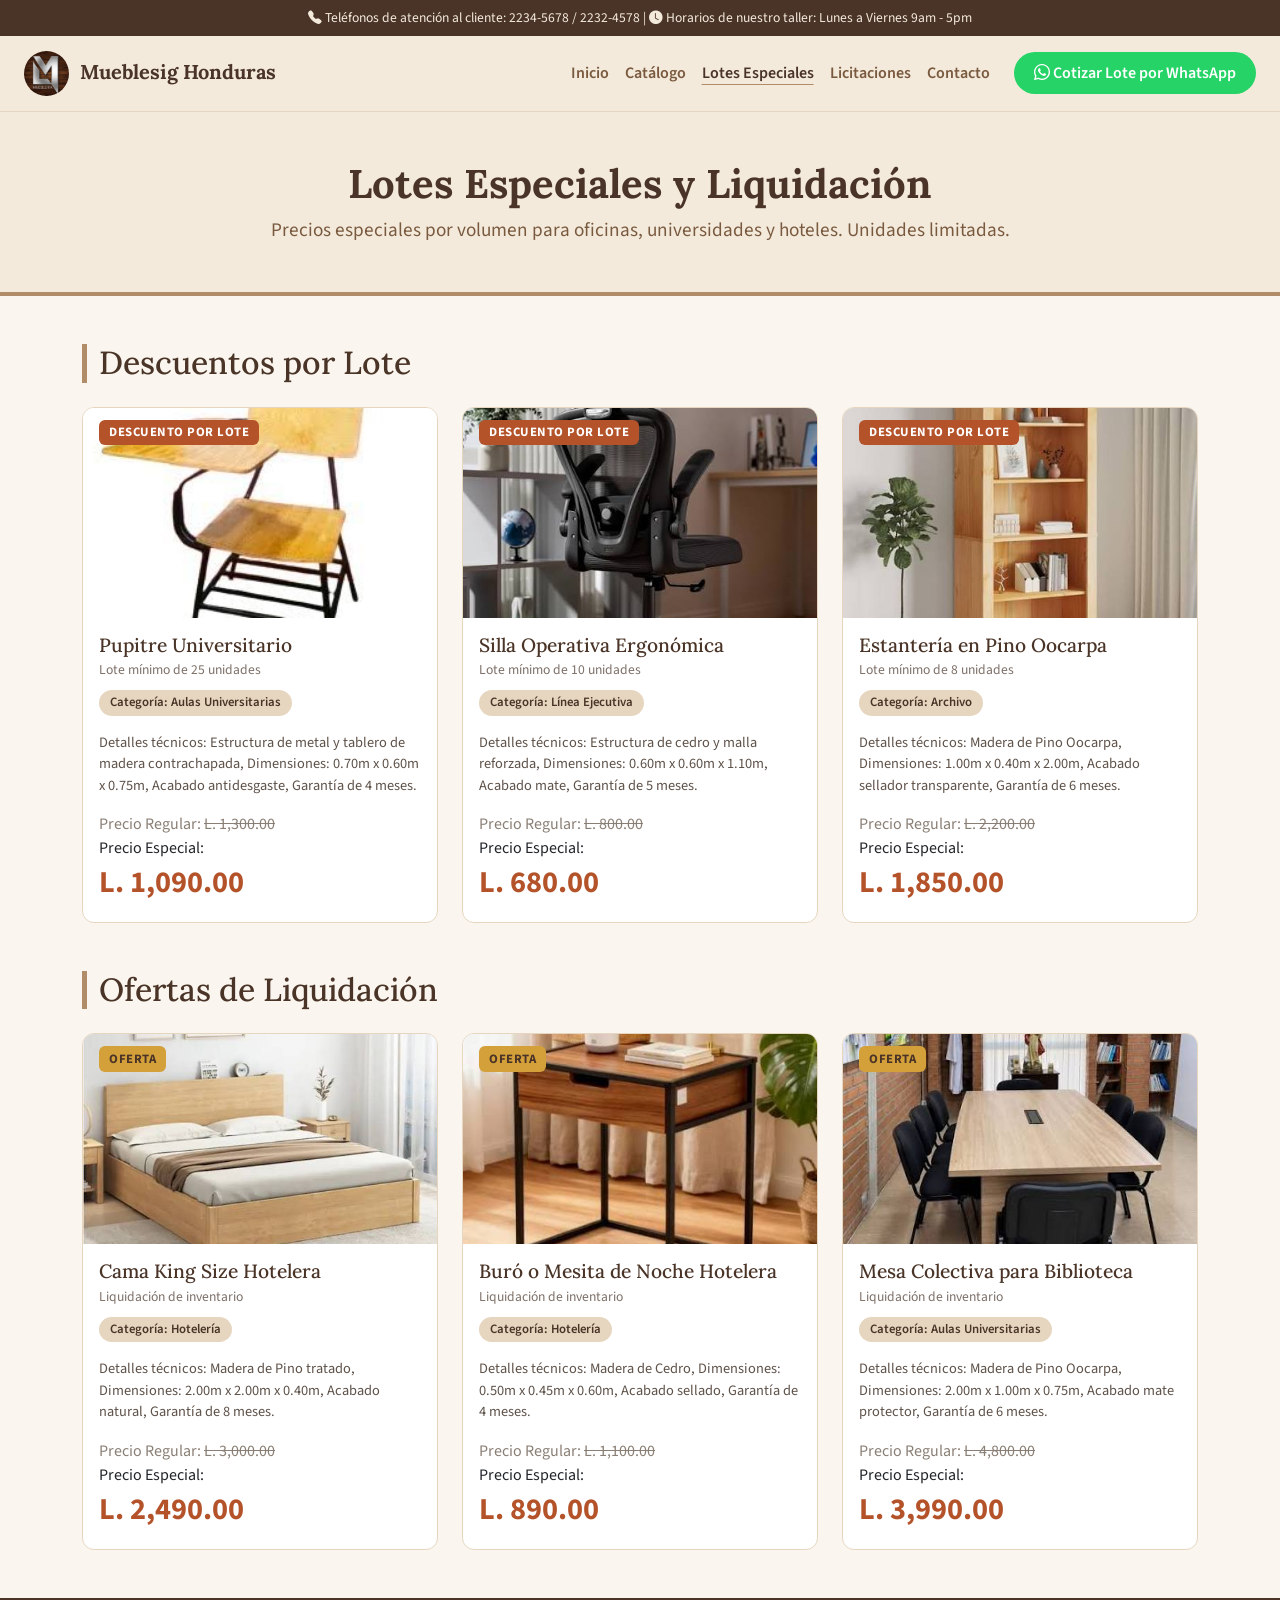
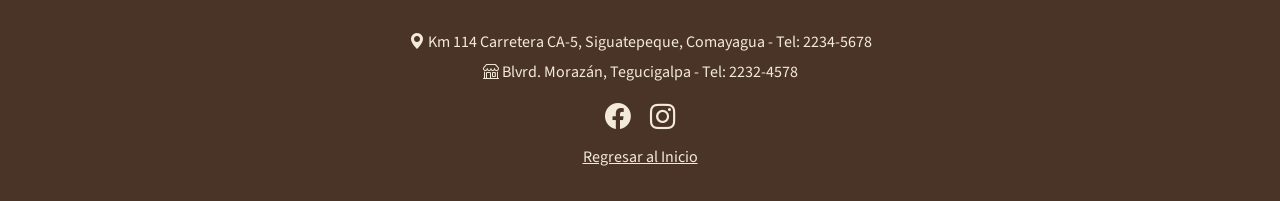
<file: LotesEspeciales.html>
<!DOCTYPE html>
<html lang="es">
<head>
    <meta charset="UTF-8">
    <meta name="viewport" content="width=device-width, initial-scale=1.0">
    <title>Lotes Especiales - Mueblesig Honduras</title>
    <link rel="preconnect" href="https://fonts.googleapis.com">
    <link href="https://fonts.googleapis.com/css2?family=Lora:wght@600;700&family=Source+Sans+3:wght@400;600;700&display=swap" rel="stylesheet">
    <link href="https://cdn.jsdelivr.net/npm/bootstrap@5.3.3/dist/css/bootstrap.min.css" rel="stylesheet">
    <link href="https://cdn.jsdelivr.net/npm/bootstrap-icons@1.11.3/font/bootstrap-icons.min.css" rel="stylesheet">
    <link href="css/estilos.css" rel="stylesheet">
</head>
<body>
    <header>
        <p class="barra-superior"><i class="bi bi-telephone-fill"></i> Teléfonos de atención al cliente: 2234-5678 / 2232-4578 | <i class="bi bi-clock-fill"></i> Horarios de nuestro taller: Lunes a Viernes 9am - 5pm</p>

        <nav class="navbar navbar-expand-lg menu-principal">
            <a class="navbar-brand" href="index.html"><img src="img/logo.jfif" alt="Logo de Mueblesig Honduras" width="45" height="45"> Mueblesig Honduras</a>
            <button class="navbar-toggler" type="button" data-bs-toggle="collapse" data-bs-target="#menu" aria-controls="menu" aria-expanded="false" aria-label="Abrir menú">
                <span class="navbar-toggler-icon"></span>
            </button>
            <div class="collapse navbar-collapse" id="menu">
                <ul class="navbar-nav ms-auto">
                    <li class="nav-item"><a class="nav-link" href="index.html">Inicio</a></li>
                    <li class="nav-item"><a class="nav-link" href="Catalogo.html">Catálogo</a></li>
                    <li class="nav-item"><a class="nav-link active" href="LotesEspeciales.html">Lotes Especiales</a></li>
                    <li class="nav-item"><a class="nav-link" href="Licitaciones.html">Licitaciones</a></li>
                    <li class="nav-item"><a class="nav-link" href="Contacto.html">Contacto</a></li>
                </ul>
                <a href="https://wa.me/50422345678" class="btn btn-whatsapp ms-lg-3"><i class="bi bi-whatsapp"></i> Cotizar Lote por WhatsApp</a>
            </div>
        </nav>

        <h1 class="titulo-pagina">Lotes Especiales y Liquidación</h1>
        <p class="subtitulo-pagina">Precios especiales por volumen para oficinas, universidades y hoteles. Unidades limitadas.</p>
    </header>

    <main class="container py-5">
        <section id="Lotes" class="grid-productos">
            <h2 class="titulo-seccion">Descuentos por Lote</h2>

            <article id="lote-01" class="card tarjeta">
                <span class="badge badge-lote badge-descuento">DESCUENTO POR LOTE</span>
                <h3>Pupitre Universitario</h3>
                <figure>
                    <img src="img/pupitre.jfif" alt="Pupitre Universitario" width="200" height="200">
                    <figcaption>Lote mínimo de 25 unidades</figcaption>
                </figure>
                <p class="categoria">Categoría: Aulas Universitarias</p>
                <p class="precio-regular">Precio Regular: <del>L. 1,300.00</del></p>
                <p class="precio-especial">Precio Especial: <strong>L. 1,090.00</strong></p>
                <p class="detalles">Detalles técnicos: Estructura de metal y tablero de madera contrachapada, Dimensiones: 0.70m x 0.60m x 0.75m, Acabado antidesgaste, Garantía de 4 meses.</p>
            </article>

            <article id="lote-02" class="card tarjeta">
                <span class="badge badge-lote badge-descuento">DESCUENTO POR LOTE</span>
                <h3>Silla Operativa Ergonómica</h3>
                <figure>
                    <img src="img/silla.cedro.jfif" alt="Silla Operativa Ergonómica" width="200" height="200">
                    <figcaption>Lote mínimo de 10 unidades</figcaption>
                </figure>
                <p class="categoria">Categoría: Línea Ejecutiva</p>
                <p class="precio-regular">Precio Regular: <del>L. 800.00</del></p>
                <p class="precio-especial">Precio Especial: <strong>L. 680.00</strong></p>
                <p class="detalles">Detalles técnicos: Estructura de cedro y malla reforzada, Dimensiones: 0.60m x 0.60m x 1.10m, Acabado mate, Garantía de 5 meses.</p>
            </article>

            <article id="lote-03" class="card tarjeta">
                <span class="badge badge-lote badge-descuento">DESCUENTO POR LOTE</span>
                <h3>Estantería en Pino Oocarpa</h3>
                <figure>
                    <img src="img/estanteria.jfif" alt="Estantería en Pino Oocarpa" width="200" height="200">
                    <figcaption>Lote mínimo de 8 unidades</figcaption>
                </figure>
                <p class="categoria">Categoría: Archivo</p>
                <p class="precio-regular">Precio Regular: <del>L. 2,200.00</del></p>
                <p class="precio-especial">Precio Especial: <strong>L. 1,850.00</strong></p>
                <p class="detalles">Detalles técnicos: Madera de Pino Oocarpa, Dimensiones: 1.00m x 0.40m x 2.00m, Acabado sellador transparente, Garantía de 6 meses.</p>
            </article>
        </section>

        <section id="Liquidacion" class="grid-productos mt-5">
            <h2 class="titulo-seccion">Ofertas de Liquidación</h2>

            <article id="oferta-01" class="card tarjeta">
                <span class="badge badge-lote badge-oferta">OFERTA</span>
                <h3>Cama King Size Hotelera</h3>
                <figure>
                    <img src="img/base.jfif" alt="Cama King Size Hotelera" width="200" height="200">
                    <figcaption>Liquidación de inventario</figcaption>
                </figure>
                <p class="categoria">Categoría: Hotelería</p>
                <p class="precio-regular">Precio Regular: <del>L. 3,000.00</del></p>
                <p class="precio-especial">Precio Especial: <strong>L. 2,490.00</strong></p>
                <p class="detalles">Detalles técnicos: Madera de Pino tratado, Dimensiones: 2.00m x 2.00m x 0.40m, Acabado natural, Garantía de 8 meses.</p>
            </article>

            <article id="oferta-02" class="card tarjeta">
                <span class="badge badge-lote badge-oferta">OFERTA</span>
                <h3>Buró o Mesita de Noche Hotelera</h3>
                <figure>
                    <img src="img/buro.jfif" alt="Buró Hotelero" width="200" height="200">
                    <figcaption>Liquidación de inventario</figcaption>
                </figure>
                <p class="categoria">Categoría: Hotelería</p>
                <p class="precio-regular">Precio Regular: <del>L. 1,100.00</del></p>
                <p class="precio-especial">Precio Especial: <strong>L. 890.00</strong></p>
                <p class="detalles">Detalles técnicos: Madera de Cedro, Dimensiones: 0.50m x 0.45m x 0.60m, Acabado sellado, Garantía de 4 meses.</p>
            </article>

            <article id="oferta-03" class="card tarjeta">
                <span class="badge badge-lote badge-oferta">OFERTA</span>
                <h3>Mesa Colectiva para Biblioteca</h3>
                <figure>
                    <img src="img/mesaamplia.jfif" alt="Mesa Colectiva para Biblioteca" width="200" height="200">
                    <figcaption>Liquidación de inventario</figcaption>
                </figure>
                <p class="categoria">Categoría: Aulas Universitarias</p>
                <p class="precio-regular">Precio Regular: <del>L. 4,800.00</del></p>
                <p class="precio-especial">Precio Especial: <strong>L. 3,990.00</strong></p>
                <p class="detalles">Detalles técnicos: Madera de Pino Oocarpa, Dimensiones: 2.00m x 1.00m x 0.75m, Acabado mate protector, Garantía de 6 meses.</p>
            </article>
        </section>
    </main>

    <footer class="pie-pagina">
        <p><i class="bi bi-geo-alt-fill"></i> Km 114 Carretera CA-5, Siguatepeque, Comayagua - Tel: 2234-5678</p>
        <p><i class="bi bi-shop"></i> Blvrd. Morazán, Tegucigalpa - Tel: 2232-4578</p>
        <a href="https://facebook.com" class="red-social" aria-label="Facebook"><i class="bi bi-facebook"></i></a>
        <a href="https://instagram.com" class="red-social" aria-label="Instagram"><i class="bi bi-instagram"></i></a>
        <br>
        <a href="index.html">Regresar al Inicio</a>
    </footer>

    <script src="https://cdn.jsdelivr.net/npm/bootstrap@5.3.3/dist/js/bootstrap.bundle.min.js"></script>
</body>
</html>
</file>
<file: css/estilos.css>
:root {
    --cafe-oscuro: #4a3427;
    --cafe: #7a5a3f;
    --cafe-claro: #b08d68;
    --arena: #e6d6bf;
    --beige: #f3eadc;
    --beige-claro: #faf6ef;
    --terracota: #b4532a;
    --mostaza: #d4a03a;
}

body {
    font-family: 'Source Sans 3', sans-serif;
    background-color: var(--beige-claro);
    color: #3b2f27;
}

h1, h2, h3, h4, .navbar-brand {
    font-family: 'Lora', serif;
    color: var(--cafe-oscuro);
}

main a {
    color: var(--cafe);
}

main a:hover {
    color: var(--cafe-oscuro);
}

.barra-superior {
    background-color: var(--cafe-oscuro);
    color: var(--beige);
    font-size: 0.85rem;
    text-align: center;
    padding: 0.5rem 1rem;
    margin: 0;
}

.menu-principal {
    background-color: var(--beige);
    border-bottom: 1px solid var(--arena);
    padding: 0.6rem 1.5rem;
}

.menu-principal .navbar-brand {
    font-weight: 700;
}

.menu-principal .navbar-brand img {
    border-radius: 50%;
    margin-right: 0.4rem;
}

.menu-principal .nav-link {
    color: var(--cafe);
    font-weight: 600;
}

.menu-principal .nav-link:hover,
.menu-principal .nav-link.active {
    color: var(--cafe-oscuro);
    text-decoration: underline;
    text-decoration-color: var(--cafe-claro);
    text-underline-offset: 6px;
}

.btn-whatsapp {
    background-color: #25d366;
    color: #fff;
    font-weight: 600;
    border-radius: 30px;
    padding: 0.5rem 1.2rem;
}

.btn-whatsapp:hover {
    background-color: #1da851;
    color: #fff;
}

.btn-cafe {
    background-color: var(--cafe);
    color: #fff;
    font-weight: 600;
}

.btn-cafe:hover {
    background-color: var(--cafe-oscuro);
    color: #fff;
}

.btn-outline-cafe {
    color: var(--cafe);
    border: 2px solid var(--cafe);
    font-weight: 600;
}

.btn-outline-cafe:hover {
    background-color: var(--cafe);
    color: #fff;
}

.titulo-pagina {
    background-color: var(--beige);
    text-align: center;
    font-weight: 700;
    margin: 0;
    padding: 3rem 1rem 0.5rem;
}

.subtitulo-pagina {
    background-color: var(--beige);
    color: var(--cafe);
    text-align: center;
    font-size: 1.2rem;
    margin: 0;
    padding: 0 1rem 3rem;
    border-bottom: 4px solid var(--cafe-claro);
}

.logo-portada {
    background-color: var(--arena);
    text-align: center;
    margin: 0;
    padding-top: 2.5rem;
}

.logo-portada img {
    border-radius: 50%;
    border: 6px solid #fff;
    box-shadow: 0 8px 20px rgba(74, 52, 39, 0.15);
}

.titulo-pagina.portada {
    background-color: var(--arena);
    padding: 1rem 1rem 3rem;
    border-bottom: 4px solid var(--cafe-claro);
}

.titulo-seccion {
    border-left: 5px solid var(--cafe-claro);
    padding-left: 0.75rem;
    margin-bottom: 1.25rem;
}

.caja-blanca {
    background-color: #fff;
    border: 1px solid var(--arena);
    border-radius: 12px;
}

.grid-dos {
    display: grid;
    grid-template-columns: 1fr;
    gap: 1.5rem;
}

.grid-dos > h2 {
    grid-column: 1 / -1;
    margin-bottom: 0;
}

.grid-productos {
    display: grid;
    grid-template-columns: 1fr;
    gap: 1.5rem;
}

.grid-productos > h2 {
    grid-column: 1 / -1;
    margin-bottom: 0;
}

.tarjeta {
    border: 1px solid var(--arena);
    border-radius: 12px;
    overflow: hidden;
    padding-bottom: 1rem;
    transition: transform 0.2s ease, box-shadow 0.2s ease;
}

.tarjeta:hover {
    transform: translateY(-4px);
    box-shadow: 0 10px 24px rgba(74, 52, 39, 0.12);
}

.tarjeta > * {
    margin-left: 1rem;
    margin-right: 1rem;
}

.tarjeta h2,
.tarjeta h3 {
    font-size: 1.2rem;
    margin-bottom: 0.2rem;
}

.tarjeta figure {
    display: contents;
}

.tarjeta img {
    order: -1;
    width: 100%;
    height: 210px;
    object-fit: cover;
    margin-bottom: 1rem;
}

.tarjeta figcaption {
    font-size: 0.85rem;
    color: #7d7068;
    margin: 0 1rem 0.6rem;
}

.categoria {
    align-self: flex-start;
    background-color: var(--arena);
    color: var(--cafe-oscuro);
    font-size: 0.8rem;
    font-weight: 600;
    padding: 0.2rem 0.7rem;
    border-radius: 20px;
}

.detalles {
    font-size: 0.9rem;
    color: #5e5249;
}

.precio {
    order: 1;
    margin-top: auto;
    margin-bottom: 0;
    font-size: 1.3rem;
    font-weight: 700;
    color: var(--cafe);
}

.badge-lote {
    position: absolute;
    top: 12px;
    left: 0;
    font-size: 0.8rem;
    letter-spacing: 0.5px;
    padding: 0.5em 0.8em;
}

.badge-descuento {
    background-color: var(--terracota);
    color: #fff;
}

.badge-oferta {
    background-color: var(--mostaza);
    color: var(--cafe-oscuro);
}

.precio-regular {
    order: 1;
    margin-top: auto;
    margin-bottom: 0;
    color: #8a7f75;
}

.precio-especial {
    order: 1;
    margin-bottom: 0;
}

.precio-especial strong {
    display: block;
    font-size: 1.9rem;
    color: var(--terracota);
}

.tabla-fichas {
    min-width: 760px;
}

.tabla-fichas thead th {
    background-color: var(--cafe);
    color: #fff;
    white-space: nowrap;
}

.calculadora {
    display: grid;
    grid-template-columns: 1fr;
    gap: 1.5rem;
}

.calculadora > h2,
.calculadora > p {
    grid-column: 1 / -1;
    margin-bottom: 0;
}

.insignia-descuento {
    background-color: var(--beige);
    border-left: 5px solid var(--mostaza);
    color: var(--cafe-oscuro);
    font-weight: 600;
    border-radius: 6px;
    padding: 0.8rem 1rem;
}

.panel-resultado {
    background-color: var(--cafe-oscuro);
    color: var(--beige);
    border-radius: 10px;
    padding: 1.5rem;
    font-family: 'Courier New', Courier, monospace;
    font-size: 1.15rem;
    display: flex;
    flex-direction: column;
    justify-content: center;
}

.panel-resultado h3 {
    color: var(--mostaza);
    font-family: 'Courier New', Courier, monospace;
    font-size: 1.2rem;
}

.panel-resultado p {
    margin: 0;
}

.form-grid {
    display: grid;
    grid-template-columns: 1fr;
    column-gap: 1rem;
}

.form-grid .completo {
    grid-column: 1 / -1;
}

.form-grid .form-check {
    margin-left: 1.5em;
}

.form-label {
    font-weight: 600;
    color: var(--cafe-oscuro);
}

.form-control:focus,
.form-select:focus {
    border-color: var(--cafe-claro);
    box-shadow: 0 0 0 0.2rem rgba(176, 141, 104, 0.25);
}

.form-check-input:checked {
    background-color: var(--cafe);
    border-color: var(--cafe);
}

.icono-contacto {
    color: var(--cafe-claro);
    margin-right: 0.3rem;
}

.pie-pagina {
    background-color: var(--cafe-oscuro);
    color: var(--beige);
    text-align: center;
    padding: 2rem 1rem;
}

.pie-pagina p {
    margin-bottom: 0.4rem;
}

.pie-pagina a {
    color: var(--beige);
}

.pie-pagina a:hover {
    color: var(--mostaza);
}

.red-social {
    font-size: 1.6rem;
    margin: 0.5rem;
    display: inline-block;
}

@media (min-width: 768px) {
    .grid-dos,
    .form-grid,
    .grid-productos {
        grid-template-columns: 1fr 1fr;
    }
}

@media (min-width: 992px) {
    .grid-productos {
        grid-template-columns: 1fr 1fr 1fr;
    }

    .calculadora {
        grid-template-columns: 3fr 2fr;
    }
}
</file>
